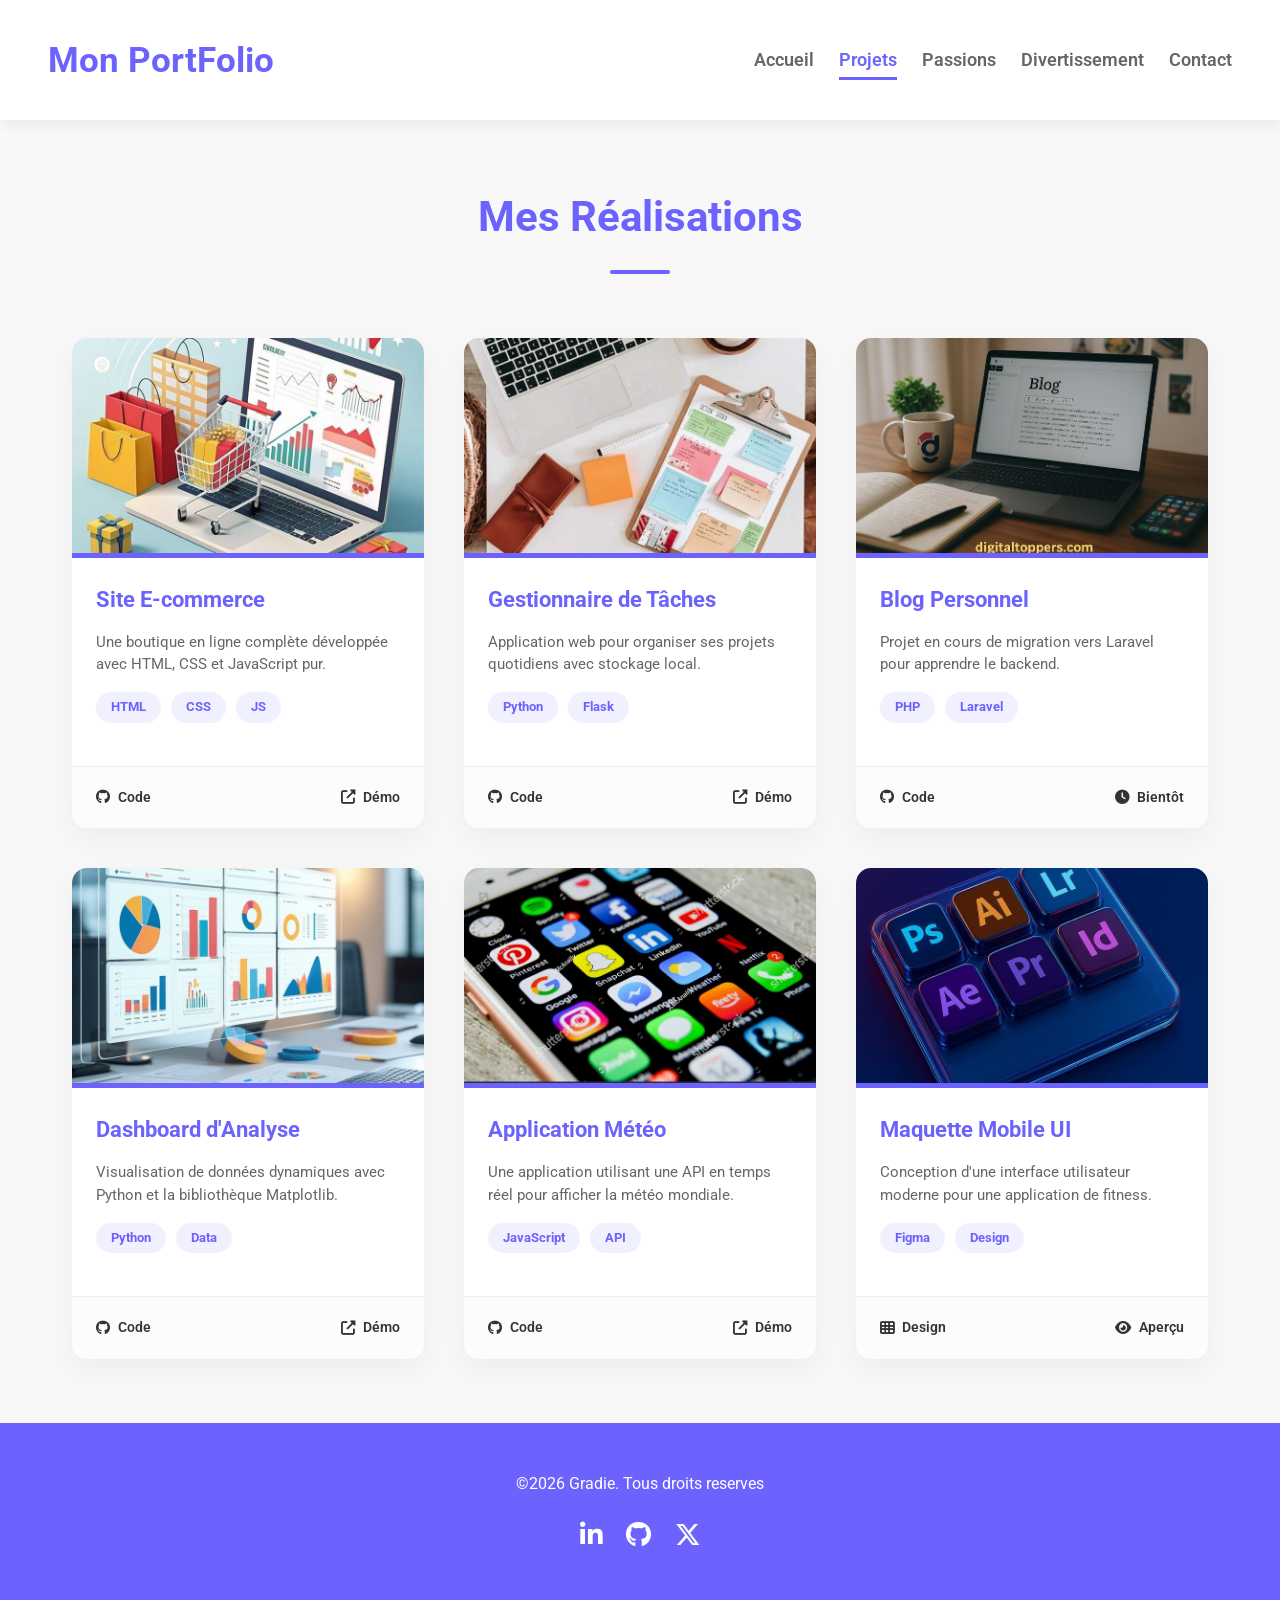
<file: Projets.html>
<!DOCTYPE html>
<html lang="fr">
<head>
    <meta charset="UTF-8">
    <meta name="viewport" content="width=device-width, initial-scale=1.0">
    <title>Mon PortFolio - Projets</title>
    <link rel="stylesheet" href="CSS/style.css">
    <link rel="stylesheet" href="https://cdnjs.cloudflare.com/ajax/libs/font-awesome/6.4.0/css/all.min.css">
    <link rel="preconnect" href="https://fonts.googleapis.com">
    <link rel="preconnect" href="https://fonts.gstatic.com" crossorigin>
    <link href="https://fonts.googleapis.com/css2?family=Roboto:wght@100;400;700;900&display=swap" rel="stylesheet">
</head>
<body>
  <header>
    <div>
        <a href="index.html">Mon PortFolio</a>
    </div>
    <nav>
        <ul>
            <li><a href="index.html">Accueil</a></li>
            <li><a href="Projets.html" class="active">Projets</a></li>
            <li><a href="passions.html">Passions</a></li>
            <li><a href="divertissement.html">Divertissement</a></li>
            <li><a href="contact.html">Contact</a></li>
        </ul>
    </nav>
  </header>

  <main>
    <section class="projets-header">
      <h2>Mes Réalisations</h2>
    </section>

    <section class="projects-grid">
      <article class="project-card">
        <div class="project-image">
          <img src="image/image 1.jpg" alt="Site E-commerce">
        </div>
        <div class="project-body">
          <h3>Site E-commerce</h3>
          <p>Une boutique en ligne complète développée avec HTML, CSS et JavaScript pur.</p>
          <ul class="tags">
            <li>HTML</li>
            <li>CSS</li>
            <li>JS</li>
          </ul>
        </div>
        <div class="project-footer">
          <a href="#"><i class="fa-brands fa-github"></i> Code</a>
          <a href="#"><i class="fa-solid fa-up-right-from-square"></i> Démo</a>
        </div>
      </article>

      <article class="project-card">
        <div class="project-image">
          <img src="image/i9.jpg" alt="Gestionnaire de Tâches">
        </div>
        <div class="project-body">
          <h3>Gestionnaire de Tâches</h3>
          <p>Application web pour organiser ses projets quotidiens avec stockage local.</p>
          <ul class="tags">
            <li>Python</li>
            <li>Flask</li>
          </ul>
        </div>
        <div class="project-footer">
          <a href="#"><i class="fa-brands fa-github"></i> Code</a>
          <a href="#"><i class="fa-solid fa-up-right-from-square"></i> Démo</a>
        </div>
      </article>

      <article class="project-card">
        <div class="project-image">
          <img src="image/imagine 3.jpg" alt="Blog Personnel">
        </div>
        <div class="project-body">
          <h3>Blog Personnel</h3>
          <p>Projet en cours de migration vers Laravel pour apprendre le backend.</p>
          <ul class="tags">
            <li>PHP</li>
            <li>Laravel</li>
          </ul>
        </div>
        <div class="project-footer">
          <a href="#"><i class="fa-brands fa-github"></i> Code</a>
          <span><i class="fa-solid fa-clock"></i> Bientôt</span>
        </div>
      </article>

      <article class="project-card">
        <div class="project-image">
          <img src="image/image 4.jpg" alt="Dashboard d'Analyse">
        </div>
        <div class="project-body">
          <h3>Dashboard d'Analyse</h3>
          <p>Visualisation de données dynamiques avec Python et la bibliothèque Matplotlib.</p>
          <ul class="tags">
            <li>Python</li>
            <li>Data</li>
          </ul>
        </div>
        <div class="project-footer">
          <a href="#"><i class="fa-brands fa-github"></i> Code</a>
          <a href="#"><i class="fa-solid fa-up-right-from-square"></i> Démo</a>
        </div>
      </article>

      <article class="project-card">
        <div class="project-image">
          <img src="image/image 7.jpg" alt="Application Météo">
        </div>
        <div class="project-body">
          <h3>Application Météo</h3>
          <p>Une application utilisant une API en temps réel pour afficher la météo mondiale.</p>
          <ul class="tags">
            <li>JavaScript</li>
            <li>API</li>
          </ul>
        </div>
        <div class="project-footer">
          <a href="#"><i class="fa-brands fa-github"></i> Code</a>
          <a href="#"><i class="fa-solid fa-up-right-from-square"></i> Démo</a>
        </div>
      </article>

      <article class="project-card">
        <div class="project-image">
          <img src="image/image 8.jpg" alt="Maquette Mobile UI">
        </div>
        <div class="project-body">
          <h3>Maquette Mobile UI</h3>
          <p>Conception d'une interface utilisateur moderne pour une application de fitness.</p>
          <ul class="tags">
            <li>Figma</li>
            <li>Design</li>
          </ul>
        </div>
        <div class="project-footer">
          <a href="#"><i class="fa-solid fa-table-cells"></i> Design</a>
          <a href="#"><i class="fa-solid fa-eye"></i> Aperçu</a>
        </div>
      </article>
    </section>
  </main>

  <footer>
    <p>©2026 Gradie. Tous droits reserves</p>
    <div>
      
      <a href=""><i class="fa-brands fa-linkedin-in"></i></a>
      <a href=""><i class="fa-brands fa-github"></i></a>
      <a href=""><i class="fa-brands fa-x-twitter"></i></a>
    </div>
  </footer>  
</body>
</html>
</file>
<file: CSS/style.css>
:root {
    --violet-doux:#6c63ff;
    --violet-fonce:#534EDD;
    --orange-vif:#FFA726;
    --gris-tres-fonce:#333;
    --gris-fonce:#666;
    --gris-tres-clair:#F8F8F8;
    --gris-clair:#EEE;
}

*{
    margin: 0;
    padding: 0;
    box-sizing: border-box;
}
body {
    background-color: var( --gris-tres-clair);
    font-family: Roboto, sans-serif;
    line-height: 1.6;
}
header{
    background-color: white ;
    box-shadow: 2px 6px 10px rgba(0, 0, 0, 0.05);
    position: sticky;
    top: 0;
    z-index: 100;
    display: flex;
    justify-content: space-between;
    align-items: center;
    padding: 2rem 3rem;
}
header div a {
    text-decoration: none;
    font-size: 2.2rem;
    font-weight: bold;
    color: var(--violet-doux);

}

ul li {
    list-style: none;
    margin-left: 25px;
    
}

ul{
    display: flex;
}

ul li a {
    text-decoration: none;
    color: var(--gris-fonce);
    font-weight: 600;
    font-size: 1.1rem;
    position: relative;
    padding: 10px 0;

}
ul li a:hover {
    color: var(--violet-doux);
}

ul li a::after {
    content: '';
    position: absolute;
    left: 0;
    bottom: 0;
    height: 3px;
    width: 0px;
    background-color: var(--violet-doux);
    transition: width 0.3s ease;
}

ul li a:hover::after {
    width: 100%;
}
a.active {
    color: var(--violet-doux);
}
a.active::after {
    width: 100%;
}

section.hero {
    display: flex;
    justify-content: center;
    align-items: center;
    gap: 5rem;
    text-align: center;
    margin: 10rem 2rem;
}
section.hero img {
    width: 300px;
    height: 300px;
    object-fit: cover;
    border-radius: 50%;
    border: 8px solid var(--violet-fonce);

}
section.hero h1 {
    color: var(--violet-doux);
    font-size: 4rem;
    font-weight: 700;
    margin-bottom: 1.2rem;
    
}
section.hero p {
    color: var(--gris-fonce);
    font-size: 1.3rem;
    margin-bottom: 1.2rem;
}
section.hero a {
    text-decoration: none;
    display: inline-block;
    background-color: var(--violet-doux);
    color: white;
    padding: 15px 30px;
    border-radius: 50px;
    text-transform: uppercase;
    font-weight: 1.1px;
    font-weight: 600;
    margin-top: 1rem;
    transition: background-color 0.3s ease, transform 0.2s ease;
}
section.hero a:hover {
    background-color: var(--violet-fonce);
    transform: translateY(-3px);
}
section.apropos{
    width: 800px;
    margin: 6rem auto;
    text-align: center;
}
section h2{
    color: var(--violet-doux);
    font-size: 2.6rem;
    font-weight: 700;
    position: relative;
    text-align: center;

}
section h2::after{
    content: '';
    display: block;
    width: 60px;
    height: 4px;
    background-color: var(--violet-doux);
    margin: 1.2rem auto;
    border-radius: 2px;
}
section.apropos p {
    margin-bottom: 2rem;
    color: var(--gris-fonce);
    font-size: 1.2rem;

}

section.competences table{
    width: 80%;
    margin: 0 auto;
    border-collapse: collapse ;
    background-color: #FFF;
    box-shadow: 0 5px 15px rgba(0, 0, 0, 0.06);
    border-radius: 10px;
    overflow: hidden;
}

section.competences table th, .competences table td{
    padding: 15px;
}

section.competences thead{
    background-color: var(--violet-doux);
    color: #FFF;
    text-transform: uppercase;
    text-align: left;
}

.competences table tbody td{
    border-bottom: 1px solid var(--gris-clair);
}
.competences table tbody tr:nth-child(even) {
    background-color: #fdfdfd;
}

.competences table tbody tr {
    transition: background-color 0.3s ease;
}

.competences table tbody tr:hover{
    background-color: #f0f0f0;
}
footer{
    margin-top: 3rem;
    background-color: var(--violet-doux);
    padding: 3rem 0;
    text-align: center;
}
footer p {
    color: white;
    margin-bottom: 1.2rem;
}
footer a{
    display: inline-block;
    font-size: 1.6rem;
    color: white;
    margin: 0 10px;
    transition: color 0.3s ease, transform 0.2s ease;
}
footer a:hover {
    color: var(--orange-vif);
    transform: translateY(-3px);
}

/* --- Styles spécifiques à la page Contact --- */

.contact-container {
    max-width: 900px;
    margin: 6rem auto;
    padding: 0 2rem;
}

.contact-content {
    display: flex;
    justify-content: space-between;
    align-items: flex-start;
    gap: 4rem;
    margin-top: 3rem;
}

.contact-info {
    flex: 1;
    text-align: left;
}

.contact-info h3 {
    color: var(--violet-doux);
    font-size: 1.8rem;
    margin-bottom: 1rem;
}

.contact-info p {
    color: var(--gris-fonce);
    font-size: 1.1rem;
    margin-bottom: 1rem;
}

.contact-info a {
    color: var(--violet-fonce);
    text-decoration: none;
    font-weight: bold;
}

.social-apps {
    margin-top: 1.5rem;
    display: flex;
    gap: 15px;
}

.social-apps a {
    display: flex;
    align-items: center;
    gap: 8px;
    background-color: #e8e7ff;
    padding: 10px 15px;
    border-radius: 8px;
    font-size: 0.9rem;
    transition: background 0.3s;
}

.social-apps a:hover {
    background-color: var(--violet-doux);
    color: white;
}

/* Formulaire */
.contact-form {
    flex: 1;
    background: white;
    padding: 2rem;
    border-radius: 10px;
    box-shadow: 0 5px 15px rgba(0,0,0,0.06);
}

.form-group {
    margin-bottom: 1.5rem;
    text-align: left;
}

.form-group label {
    display: block;
    margin-bottom: 5px;
    color: var(--gris-tres-fonce);
    font-weight: 600;
}

.form-group input {
    width: 100%;
    padding: 12px;
    border: 1px solid var(--gris-clair);
    border-radius: 5px;
    font-family: inherit;
    outline: none;
}

.form-group input:focus {
    border-color: var(--violet-doux);
}

.contact-form button {
    width: 100%;
    background-color: var(--violet-doux);
    color: white;
    padding: 15px;
    border: none;
    border-radius: 50px;
    font-size: 1rem;
    font-weight: 600;
    cursor: pointer;
    transition: background 0.3s;
}

.contact-form button:hover {
    background-color: var(--violet-fonce);
}

/* Responsive pour mobiles */
@media (max-width: 768px) {
    .contact-content {
        flex-direction: column;
        gap: 2rem;
    }
    .contact-container {
        margin: 3rem auto;
    }
}


/* --- PAGE PROJETS (Design Image) --- */

.projets-header {
    margin-top: 4rem;
    text-align: center;
}

.projects-grid {
    display: grid;
    grid-template-columns: repeat(auto-fit, minmax(320px, 1fr));
    gap: 2.5rem;
    max-width: 1200px;
    margin: 4rem auto;
    padding: 0 2rem;
}

.project-card {
    background: #fff;
    border-radius: 15px;
    overflow: hidden;
    box-shadow: 0 10px 30px rgba(0, 0, 0, 0.05);
    display: flex;
    flex-direction: column;
    transition: transform 0.3s ease;
}

.project-card:hover {
    transform: translateY(-8px);
}

.project-image {
    width: 100%;
    height: 220px;
    border-bottom: 5px solid var(--violet-doux); /* Barre violette sous l'image */
}

.project-image img {
    width: 100%;
    height: 100%;
    object-fit: cover;
}

.project-body {
    padding: 1.5rem;
    flex-grow: 1;
}

.project-body h3 {
    color: var(--violet-doux);
    font-size: 1.4rem;
    margin-bottom: 0.8rem;
}

.project-body p {
    color: var(--gris-fonce);
    font-size: 0.95rem;
    line-height: 1.5;
    margin-bottom: 1.5rem;
}

/* Badges (Tags) */
.tags {
    display: flex;
    flex-wrap: wrap;
    gap: 10px;
    list-style: none;
    padding: 0;
}

.tags li {
    margin-left: 0; /* Override */
    background-color: #F1F0FF;
    color: var(--violet-doux);
    padding: 5px 15px;
    border-radius: 20px;
    font-size: 0.8rem;
    font-weight: bold;
}

/* Pied de carte (Liens) */
.project-footer {
    padding: 1.2rem 1.5rem;
    border-top: 1px solid var(--gris-clair);
    display: flex;
    justify-content: space-between;
    align-items: center;
}

.project-footer a, 
.project-footer span {
    text-decoration: none;
    color: var(--gris-tres-fonce);
    font-weight: 600;
    font-size: 0.9rem;
    display: flex;
    align-items: center;
    gap: 8px;
}

.project-footer a:hover {
    color: var(--violet-doux);
}




/* --- Styles Images Passions --- */

.passions-header {
    max-width: 1100px;
    margin: 6rem auto 2rem;
    padding: 0 2rem;
    text-align: center;
}

.passions-header h2 {
    font-size: clamp(2.3rem, 3vw, 3rem);
    margin-bottom: 0.8rem;
}

.passions-header p {
    max-width: 720px;
    margin: 0 auto;
    color: var(--gris-fonce);
    line-height: 1.8;
    font-size: 1.05rem;
}

.passions-grid {
    display: grid;
    grid-template-columns: repeat(3, minmax(260px, 1fr));
    gap: 2rem;
    max-width: 1200px;
    margin: 0 auto 4rem;
    padding: 0 2rem;
}

@media (max-width: 1024px) {
    .passions-grid {
        grid-template-columns: repeat(2, minmax(260px, 1fr));
    }
}

@media (max-width: 700px) {
    .passions-grid {
        grid-template-columns: 1fr;
    }
}

.passion-card {
    background: #fff;
    border-radius: 24px;
    overflow: hidden;
    box-shadow: 0 24px 70px rgba(35, 35, 70, 0.08);
    transition: transform 0.3s ease, box-shadow 0.3s ease;
    display: flex;
    flex-direction: column;
}

.passion-card:hover {
    transform: translateY(-12px);
    box-shadow: 0 32px 90px rgba(35, 35, 70, 0.14);
}

.passion-image {
    width: 100%;
    height: 210px;
    overflow: hidden;
    position: relative;
}

.passion-image::after {
    content: '';
    position: absolute;
    inset: 0;
    background: linear-gradient(180deg, transparent 45%, rgba(83, 78, 221, 0.14));
    pointer-events: none;
}

.passion-image img {
    width: 100%;
    height: 100%;
    object-fit: cover;
    transition: transform 0.4s ease;
}

.passion-card:hover .passion-image img {
    transform: scale(1.04);
}

.passion-body {
    padding: 2rem 1.6rem 1.8rem;
    text-align: center;
}

.passion-icon {
    width: 64px;
    height: 64px;
    display: inline-flex;
    align-items: center;
    justify-content: center;
    border-radius: 50%;
    background: rgba(108, 97, 255, 0.12);
    color: var(--violet-doux);
    font-size: 1.6rem;
    margin-bottom: 1rem;
}

.passion-body h3 {
    color: var(--violet-doux);
    font-size: 1.35rem;
    margin-bottom: 0.85rem;
}

.passion-body p {
    color: var(--gris-fonce);
    font-size: 1rem;
    line-height: 1.8;
}

@media (max-width: 720px) {
    .passions-header {
        margin-top: 4rem;
    }

    .passions-grid {
        gap: 1.5rem;
    }
}




/* --- SYSTÈME DE GRILLE UNIVERSEL --- */
/* Ce bloc s'adapte à Projets.html, passions.html et divertissement.html */

.projects-grid, .passions-grid {
    display: grid;
    grid-template-columns: repeat(auto-fit, minmax(320px, 1fr));
    gap: 2.5rem;
    max-width: 1200px;
    margin: 4rem auto;
    padding: 0 2rem;
}

/* Style de la carte (Basé sur ton image de référence) */
.project-card, .passion-card, article {
    background: #fff;
    border-radius: 15px;
    overflow: hidden;
    box-shadow: 0 10px 30px rgba(0, 0, 0, 0.05);
    display: flex;
    flex-direction: column;
    transition: transform 0.3s ease, box-shadow 0.3s ease;
}

.project-card:hover, .passion-card:hover, article:hover {
    transform: translateY(-8px);
    box-shadow: 0 15px 35px rgba(108, 99, 255, 0.15);
}

/* En-tête de carte avec image et bordure violette */
.project-image, .passion-image, article > div:first-child {
    width: 100%;
    height: 220px;
    border-bottom: 5px solid var(--violet-doux);
}

.project-image img, .passion-image img, article img {
    width: 100%;
    height: 100%;
    object-fit: cover;
}

/* Corps de la carte */
.project-body, .passion-body {
    padding: 1.5rem;
    flex-grow: 1;
    display: flex;
    flex-direction: column;
}

.project-body h3, .passion-body h3, article h3 {
    color: var(--violet-doux);
    font-size: 1.4rem;
    margin-bottom: 0.8rem;
}

.project-body p, .passion-body p, article p {
    color: var(--gris-fonce);
    font-size: 0.95rem;
    line-height: 1.5;
    margin-bottom: 1rem;
}

/* Icônes pour les pages Passions et Divertissement */
.passion-icon {
    font-size: 2.2rem;
    color: var(--violet-doux);
    margin-bottom: 1rem;
    text-align: center;
}

/* Badges de technologies (Tags) */
.tags, .projects-grid ul {
    display: flex;
    flex-wrap: wrap;
    gap: 10px;
    list-style: none;
    padding: 0;
    margin-bottom: 1.2rem;
}

.tags li, .projects-grid ul li {
    margin-left: 0 !important;
    background-color: #F1F0FF;
    color: var(--violet-doux);
    padding: 5px 15px;
    border-radius: 20px;
    font-size: 0.8rem;
    font-weight: bold;
}

/* Pied de carte (Liens de projets ou informations) */
.project-footer, article p:last-child {
    padding: 1.2rem 1.5rem;
    border-top: 1px solid var(--gris-clair);
    display: flex;
    justify-content: space-between;
    align-items: center;
    background-color: #fcfcfc;
    margin-top: auto; /* Aligne le footer en bas */
}

.project-footer a, article p:last-child a {
    text-decoration: none;
    color: var(--gris-tres-fonce);
    font-weight: 600;
    font-size: 0.9rem;
    display: flex;
    align-items: center;
    gap: 8px;
}

.project-footer a:hover, article p:last-child a:hover {
    color: var(--violet-doux);
}

/* Header spécifique aux pages secondaires */
.passions-header {
    margin-top: 4rem;
    text-align: center;
}
</file>
